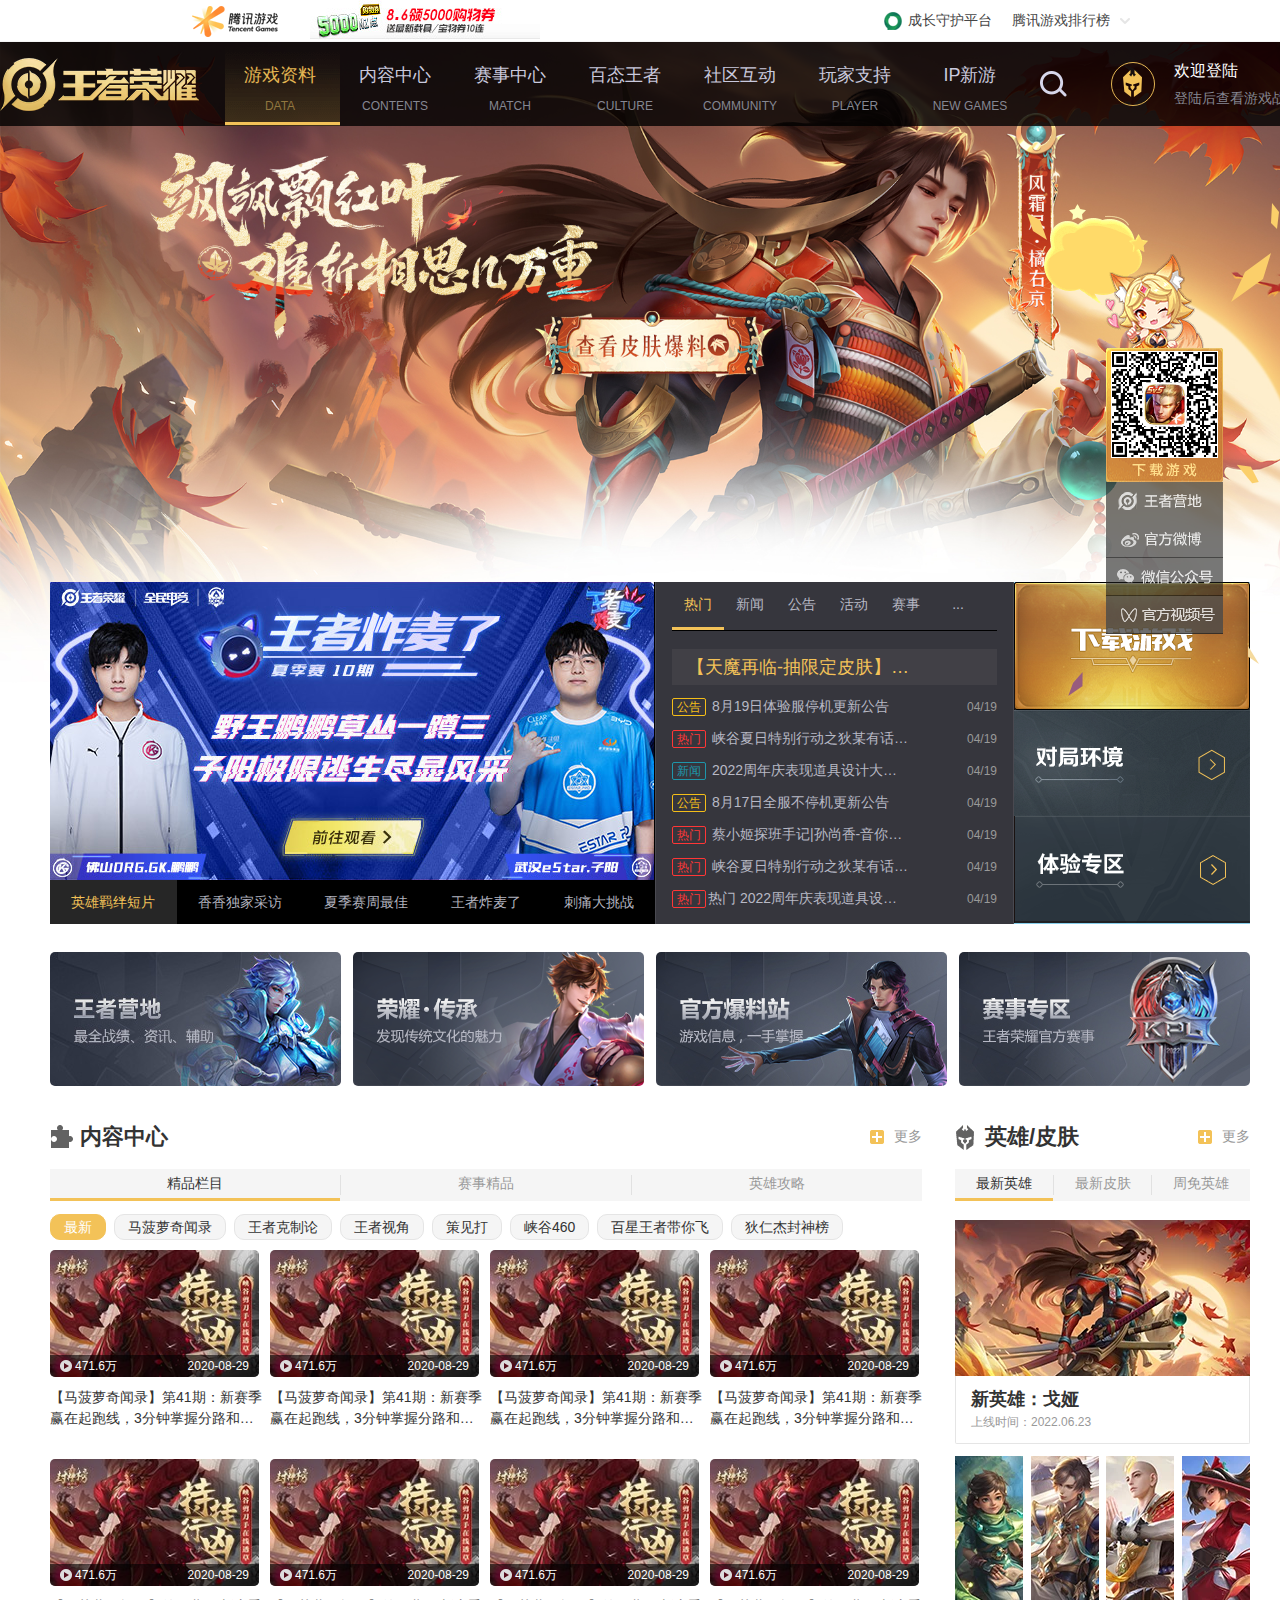
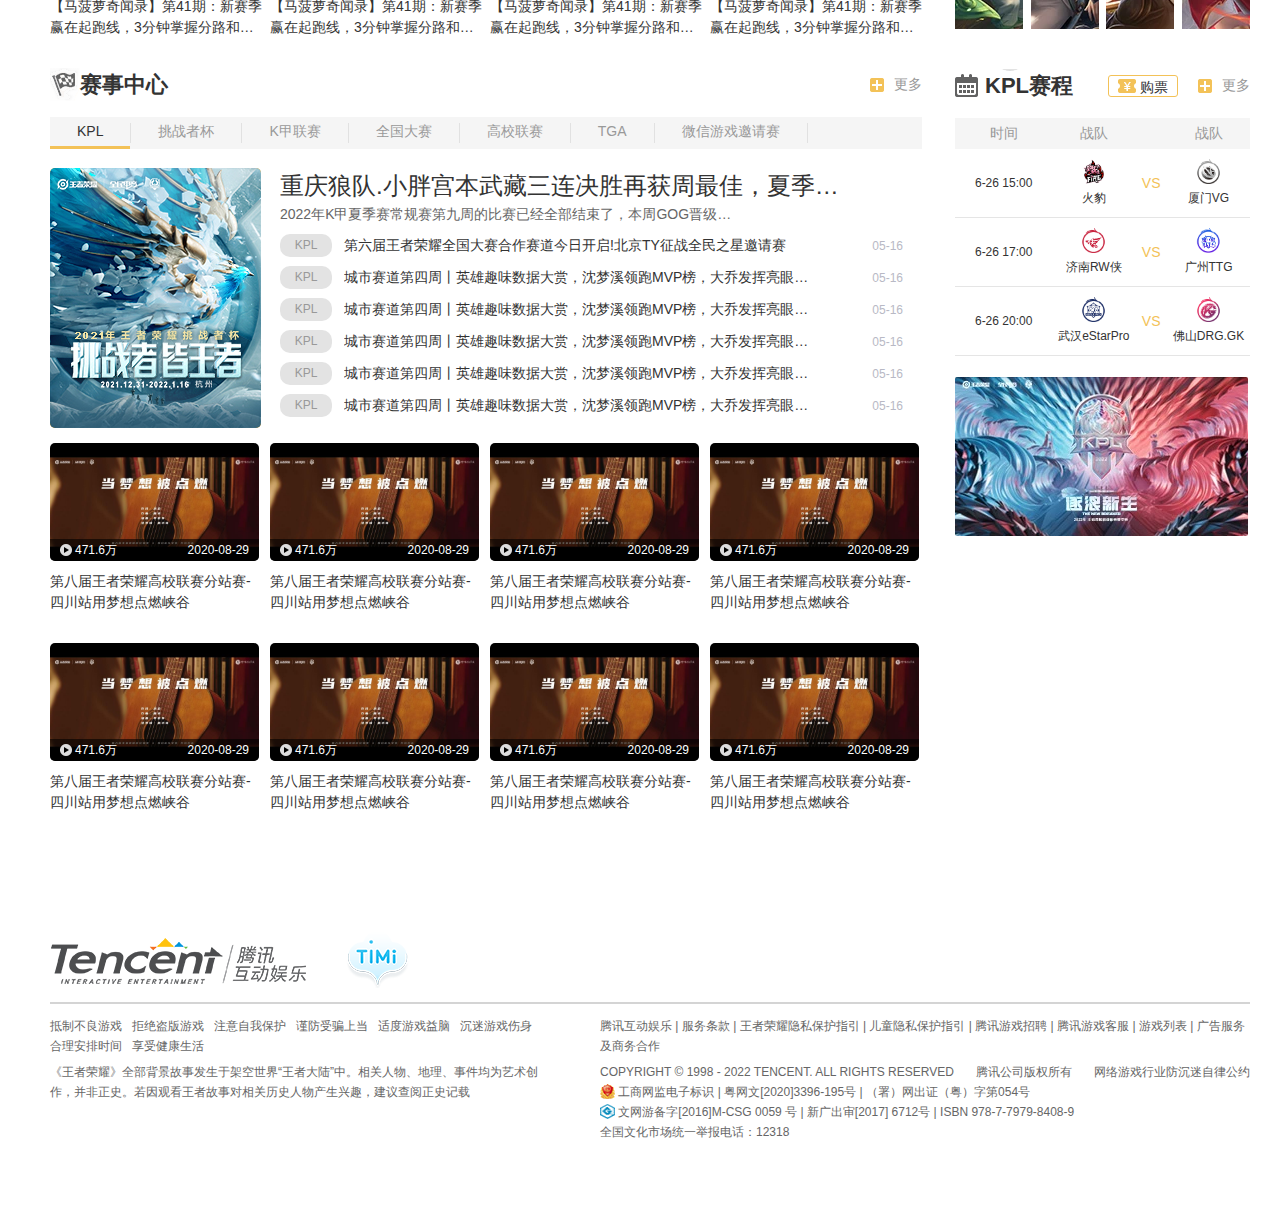
<file: index.html>
<!DOCTYPE html>
<html lang="en">

<!-- 元数据:对网页的配置信息 -->
<head>
  <meta charset="UTF-8">

  <meta http-equiv="X-UA-Compatible" content="IE=edge">

  <!-- 移动端适配 -->
  <meta name="viewport" content="width=device-width, initial-scale=1.0">
  
  <!-- 其他meta信息(元数据) -->
  <meta name="robots" content="all">
  <meta name="author" content="tx">
  <meta name="Copyright" content="tx">
  <meta name="description" content="王者荣耀">
  <meta name="keywords" content="王者荣耀">

  <title>王者荣耀官方网站-腾讯游戏</title>

  <link rel="shortcut icon" href="https://pvp.qq.com/favicon.ico" type="image/x-icon">
  <link rel="stylesheet" href="./CSS/reset.css">
  <link rel="stylesheet" href="./CSS/common.css">
  <link rel="stylesheet" href="./CSS/video.css">
  <link rel="stylesheet" href="./CSS/page_top.css">
  <link rel="stylesheet" href="./CSS/page_main.css">
  <link rel="stylesheet" href="./CSS/page_main_header.css">
  <link rel="stylesheet" href="./CSS/page_main_news-section.css">
  <link rel="stylesheet" href="./CSS/page_main-entrance.css">
  <link rel="stylesheet" href="./CSS/page_main-left-section.css">
  <link rel="stylesheet" href="./CSS/page_main-right-section.css">
</head>
<link rel="stylesheet" href="./CSS/page_right-nav.css">
<link rel="stylesheet" href="./CSS/page_footer.css">

<body>

  <!-- top部分 -->
  <div class="top">
    <div class="top_wrapper area">
      <div class="left-area">
        <h2 class="logo">
          <!-- 文字是因为搜索引擎，有利于SEO -->
          <a href="#">腾讯游戏</a>
        </h2>
        <div class="recommend">
          <img src="./img/recommend.jpg" alt="">
          <a class="recommend-ad" href="#">
            <img src="./img/recommend_ad.jpg" alt="">
          </a>
        </div>
      </div>
      <ul class="right-area">
        <li class="item">
          <a class="growth" href="#">
            <i class="icon-grow"></i>
            成长守护平台</a>
        </li>
        <li class="item">
          <a class="ranking" href="#">
            腾讯游戏排行榜
            <div class="dropdown">
              <iframe src="https://game.gtimg.cn/images/js/title/title_game_rank.html" frameborder="0" width="708px"
                height="582px"></iframe>
            </div>
          </a>

        </li>
      </ul>
    </div>
  </div>


  <div class="main">
    <!-- main-header部分 -->
    <div class="header">
      <div class="area header_wrapper">
        <div class="left-area">
          <!-- h1有利于SEO -->
          <h1 class="logo">
            <a href="#">王者荣耀</a>
          </h1>
          <ul class="nav-list">
            <li class="item active">
              <a href="#">
                游戏资料
                <span class="desc">DATA</span>
              </a>
            </li>
            <li class="item">
              <a href="#">
                内容中心
                <span class="desc">CONTENTS</span>
              </a>
            </li>
            <li class="item">
              <a href="#">
                赛事中心
                <span class="desc">MATCH</span>
              </a>
            </li>
            <li class="item">
              <a href="#">
                百态王者
                <span class="desc">CULTURE</span>
              </a>
            </li>
            <li class="item">
              <a href="#">
                社区互动
                <span class="desc">COMMUNITY</span>
              </a>
            </li>
            <li class="item">
              <a href="#">
                玩家支持
                <span class="desc">PLAYER</span>
              </a>
            </li>
            <li class="item">
              <a href="#">
                IP新游
                <span class="desc">NEW GAMES</span>
              </a>
            </li>


          </ul>
          <div class="search">
            <a href="#"></a>
          </div>
        </div>
        <div class="right-area">
          <a class="image" href="#">
            <img src="./img/header-login.png" alt="登录">
          </a>
          <div class="info">
            <a href="#"> 欢迎登陆</a>
            <p>登陆后查看游戏战绩</p>
          </div>
        </div>
      </div>
      <div class="dropmenu">
        <div class="inner">
          <dl class="list">
            <dd class="item">
              <a href="#">版本介绍</a>
            </dd>
            <dd class="item">
              <a href="#">游戏介绍</a>
            </dd>
            <dd class="item">
              <a href="#">英雄资料</a>
            </dd>
            <dd class="item">
              <a class="icon_type icon_type_hot" href="#">爆料站</a>
            </dd>
            <dd class="item">
              <a class="icon_type icon_type_fans" href="#"> 世界观体验站</a>
            </dd>
            <dd class="item">
              <a href="#">游戏壁纸</a>
            </dd>
          </dl>
          <dl class="list">
            <dd class="item">
              <a class="icon_type icon_type_guard" href="#">版本介绍</a>
            </dd>
            <dd class="item">
              <a href="#">游戏介绍</a>
            </dd>
            <dd class="item">
              <a href="#">英雄资料</a>
            </dd>
            <dd class="item">
              <a href="#">爆料站</a>
            </dd>
            <dd class="item">
              <a href="#"> 世界观体验站</a>
            </dd>
            <dd class="item">
              <a href="#">游戏壁纸</a>
            </dd>
          </dl>
          <dl class="list">
            <dd class="item">
              <a href="#">版本介绍</a>
            </dd>
            <dd class="item">
              <a href="#">游戏介绍</a>
            </dd>
            <dd class="item">
              <a href="#">英雄资料</a>
            </dd>
            <dd class="item">
              <a href="#">爆料站</a>
            </dd>
            <dd class="item">
              <a href="#"> 世界观体验站</a>
            </dd>
            <dd class="item">
              <a href="#">游戏壁纸</a>
            </dd>
          </dl>
          <dl class="list">
            <dd class="item">
              <a href="#">版本介绍</a>
            </dd>
            <dd class="item">
              <a href="#">游戏介绍</a>
            </dd>
            <dd class="item">
              <a href="#">英雄资料</a>
            </dd>
            <dd class="item">
              <a href="#">爆料站</a>
            </dd>
            <dd class="item">
              <a href="#"> 世界观体验站</a>
            </dd>
            <dd class="item">
              <a href="#">游戏壁纸</a>
            </dd>
          </dl>
          <dl class="list">
            <dd class="item">
              <a href="#">版本介绍</a>
            </dd>
            <dd class="item">
              <a href="#">游戏介绍</a>
            </dd>
            <dd class="item">
              <a href="#">英雄资料</a>
            </dd>
            <dd class="item">
              <a href="#">爆料站</a>
            </dd>
            <dd class="item">
              <a href="#"> 世界观体验站</a>
            </dd>
            <dd class="item">
              <a href="#">游戏壁纸</a>
            </dd>
          </dl>
          <dl class="list">
            <dd class="item">
              <a href="#">版本介绍</a>
            </dd>
            <dd class="item">
              <a href="#">游戏介绍</a>
            </dd>
            <dd class="item">
              <a href="#">英雄资料</a>
            </dd>
            <dd class="item">
              <a href="#">爆料站</a>
            </dd>
            <dd class="item">
              <a href="#"> 世界观体验站</a>
            </dd>
            <dd class="item">
              <a href="#">游戏壁纸</a>
            </dd>
          </dl>
          <dl class="list">
            <dd class="item">
              <a href="#">版本介绍</a>
            </dd>
            <dd class="item">
              <a href="#">游戏介绍</a>
            </dd>
            <dd class="item">
              <a href="#">英雄资料</a>
            </dd>
            <dd class="item">
              <a href="#">爆料站</a>
            </dd>
            <dd class="item">
              <a href="#"> 世界观体验站</a>
            </dd>
            <dd class="item">
              <a href="#">游戏壁纸</a>
            </dd>
          </dl>

        </div>
      </div>
    </div>

    <!-- main-link部分 -->
    <a class="link" href="#"></a>

    <!-- main_wrapper部分 -->
    <div class="main_wrapper">

      <!--main-news部分 -->
      <div class="news-section">
        <div class="banner">
          <ul class="image-list">
            <li class="item">
              <a href="#">
                <img src="./img/banner_01.jpeg" alt="">
              </a>
            </li>
            <li class="item">
              <a href="#">
                <img src="./img/banner_01.jpeg" alt="">
              </a>
            </li>
            <li class="item">
              <a href="#">
                <img src="./img/banner_01.jpeg" alt="">
              </a>
            </li>
            <li class="item">
              <a href="#">
                <img src="./img/banner_01.jpeg" alt="">
              </a>
            </li>
            <li class="item">
              <a href="#">
                <img src="./img/banner_01.jpeg" alt="">
              </a>
            </li>
          </ul>
          <ul class="title-list">
            <li class="item active">
              <a href="#">英雄羁绊短片</a>
            </li>
            <li class="item">
              <a href="#">香香独家采访</a>
            </li>
            <li class="item">
              <a href="#">夏季赛周最佳</a>
            </li>
            <li class="item">
              <a href="#">王者炸麦了</a>
            </li>
            <li class="item">
              <a href="#">刺痛大挑战</a>
            </li>
          </ul>
        </div>
        <div class="news">
          <ul class="title-list">
            <li class="item active">
              <a href="#">热门</a>
            </li>
            <li class="item">
              <a href="#">新闻</a>
            </li>
            <li class="item">
              <a href="#">公告</a>
            </li>
            <li class="item">
              <a href="#">活动</a>
            </li>
            <li class="item">
              <a href="#">赛事</a>
            </li>
            <li class="item more">
              <a href="#">...</a>
            </li>
          </ul>
          <p class="notice">
            <a class="nowrap_ellipsis" href="#">【天魔再临-抽限定皮肤】活动开启公告</a>
          </p>
          <ul class="news-list">
            <li class="item">
              <a class="desc nowrap_ellipsis news_type news_type_notice" href="">
                <!-- 图标可以复用，可以抽取 -->
                <!-- <i class=" ">公告</i> -->
                8月19日体验服停机更新公告
              </a>
              <span class="date">04/19</span>
            </li>
            <li class="item">
              <a class="desc nowrap_ellipsis news_type news_type_hot" href="#">
                <!-- <i class="news_type news_type_hot ">热门</i> -->
                峡谷夏日特别行动之狄某有话说|扮野怪？别“调皮”!
              </a>
              <span class="date">04/19</span>
            </li>
            <li class="item">
              <a class="desc nowrap_ellipsis news_type news_type_news" href="#">
                <!-- <i class="news_type news_type_hot ">热门</i> -->
                2022周年庆表现道具设计大赛优秀创意奖、人气创意奖公布
              </a>
              <span class="date">04/19</span>
            </li>
            <li class="item">
              <a class="desc nowrap_ellipsis news_type news_type_notice" href="#">
                <!-- <i class="news_type news_type_notice ">公告</i> -->
                8月17日全服不停机更新公告
              </a>
              <span class="date">04/19</span>
            </li>
            <li class="item">
              <a class="desc nowrap_ellipsis news_type news_type_hot" href="#">
                <!-- <i class="news_type news_type_hot ">热门</i> -->
                蔡小姬探班手记|孙尚香-音你闪耀皮肤海报设计故事
              </a>
              <span class="date">04/19</span>
            </li>
            <li class="item">
              <a class="desc nowrap_ellipsis news_type news_type_hot " href="#">
                <!-- <i class="news_type news_type_hot ">热门</i> -->
                峡谷夏日特别行动之狄某有话说|拒绝给消极态度找借口
              </a>
              <span class="date">04/19</span>
            </li>
            <li class="item">
              <a class="desc nowrap_ellipsis" href="#">
                <i class="news_type news_type_hot ">热门</i>
                2022周年庆表现道具设计大赛首轮投票开启
              </a>
              <span class="date">04/19</span>
            </li>
          </ul>
        </div>
        <div class="download">
          <a href="#" class="download-btn"></a>
          <!-- guard->swift:guard()作判断 -->
          <a href="#" class="guard-btn"></a>
          <a href="#" class="experience-btn"></a>

        </div>
      </div>

      <!-- main-entrance -->
      <ul class="entrance-section">
        <li class="item">
          <a href="#">
            <img src="./img/entrance-01.jpg" alt="">
          </a>
        </li>
        <li class="item">
          <a href="#">
            <img src="./img/entrance-02.png" alt="">
          </a>
        </li>
        <li class="item">
          <a href="#">
            <img src="./img/entrance-03.jpg" alt="">
          </a>
        </li>
        <li class="item">
          <a href="#">
            <img src="./img/entrance-04.jpg" alt="">
          </a>
        </li>
      </ul>

      <!-- main-content -->
      <div class="content-section">
        <!-- main-left-content -->
        <div class="left-content">
          <div class="content-center">
            <div class="section_header">
              <div class="header_left">
                <h3 class="title">内容中心</h3>
              </div>
              <div class="header_right">
                <a class="more" href="#">
                  更多
                </a>
              </div>
            </div>
            <div class="tab_control">
              <div class="item active">精品栏目</div>
              <!-- 直接用div作一条线:width:1;height:18px -->
              <div class="line"></div>
              <div class="item">赛事精品</div>
              <div class="line"></div>
              <div class="item">英雄攻略</div>
            </div>
            <div class="tab_keyword">
              <div class="item active">最新</div>
              <div class="item">马菠萝奇闻录</div>
              <div class="item">王者克制论</div>
              <div class="item">王者视角</div>
              <div class="item">策见打</div>
              <div class="item">峡谷460</div>
              <div class="item">百星王者带你飞</div>
              <div class="item">狄仁杰封神榜</div>

            </div>
            <div class="video_list">
              <a class="video_item" href="#">
                <div class="album">
                  <img src="./img/video-album-01.jpg" alt="">

                  <div class="info">
                    <span class="info_count">471.6万</span>
                    <span class="info_date">2020-08-29</span>
                  </div>

                  <div class="cover">
                    <i class="play"></i>
                  </div>
                </div>
                <div class="desc">
                  【马菠萝奇闻录】第41期：新赛季赢在起跑线，3分钟掌握分路和视野调整
                </div>

              </a>
              <a class="video_item" href="#">
                <div class="album">
                  <img src="./img/video-album-01.jpg" alt="">

                  <div class="info">
                    <span class="info_count">471.6万</span>
                    <span class="info_date">2020-08-29</span>
                  </div>

                  <div class="cover">
                    <i class="play"></i>
                  </div>
                </div>
                <div class="desc">
                  【马菠萝奇闻录】第41期：新赛季赢在起跑线，3分钟掌握分路和视野调整
                </div>

              </a>
              <a class="video_item" href="#">
                <div class="album">
                  <img src="./img/video-album-01.jpg" alt="">

                  <div class="info">
                    <span class="info_count">471.6万</span>
                    <span class="info_date">2020-08-29</span>
                  </div>

                  <div class="cover">
                    <i class="play"></i>
                  </div>
                </div>
                <div class="desc">
                  【马菠萝奇闻录】第41期：新赛季赢在起跑线，3分钟掌握分路和视野调整
                </div>

              </a>
              <a class="video_item" href="#">
                <div class="album">
                  <img src="./img/video-album-01.jpg" alt="">

                  <div class="info">
                    <span class="info_count">471.6万</span>
                    <span class="info_date">2020-08-29</span>
                  </div>

                  <div class="cover">
                    <i class="play"></i>
                  </div>
                </div>
                <div class="desc">
                  【马菠萝奇闻录】第41期：新赛季赢在起跑线，3分钟掌握分路和视野调整
                </div>

              </a>
              <a class="video_item" href="#">
                <div class="album">
                  <img src="./img/video-album-01.jpg" alt="">

                  <div class="info">
                    <span class="info_count">471.6万</span>
                    <span class="info_date">2020-08-29</span>
                  </div>

                  <div class="cover">
                    <i class="play"></i>
                  </div>
                </div>
                <div class="desc">
                  【马菠萝奇闻录】第41期：新赛季赢在起跑线，3分钟掌握分路和视野调整
                </div>

              </a>
              <a class="video_item" href="#">
                <div class="album">
                  <img src="./img/video-album-01.jpg" alt="">

                  <div class="info">
                    <span class="info_count">471.6万</span>
                    <span class="info_date">2020-08-29</span>
                  </div>

                  <div class="cover">
                    <i class="play"></i>
                  </div>
                </div>
                <div class="desc">
                  【马菠萝奇闻录】第41期：新赛季赢在起跑线，3分钟掌握分路和视野调整
                </div>

              </a>
              <a class="video_item" href="#">
                <div class="album">
                  <img src="./img/video-album-01.jpg" alt="">

                  <div class="info">
                    <span class="info_count">471.6万</span>
                    <span class="info_date">2020-08-29</span>
                  </div>

                  <div class="cover">
                    <i class="play"></i>
                  </div>
                </div>
                <div class="desc">
                  【马菠萝奇闻录】第41期：新赛季赢在起跑线，3分钟掌握分路和视野调整
                </div>

              </a>
              <a class="video_item" href="#">
                <div class="album">
                  <img src="./img/video-album-01.jpg" alt="">

                  <div class="info">
                    <span class="info_count">471.6万</span>
                    <span class="info_date">2020-08-29</span>
                  </div>

                  <div class="cover">
                    <i class="play"></i>
                  </div>
                </div>
                <div class="desc">
                  【马菠萝奇闻录】第41期：新赛季赢在起跑线，3分钟掌握分路和视野调整
                </div>

              </a>
            </div>



          </div>
          <div class="match-center">
            <div class="section_header">
              <div class="header_left">
                <h3 class="title title-icon-match">赛事中心</h3>
              </div>
              <div class="header_right">
                <a class="more" href="#">
                  更多
                </a>
              </div>
            </div>
            <div class="tab_control">
              <div class="item item_wrap active">KPL</div>
              <div class="line"></div>
              <div class="item item_wrap">挑战者杯</div>
              <div class="line"></div>
              <div class="item item_wrap">K甲联赛</div>
              <div class="line"></div>
              <div class="item item_wrap">全国大赛</div>
              <div class="line"></div>
              <div class="item item_wrap">高校联赛</div>
              <div class="line"></div>
              <div class="item item_wrap">TGA</div>
              <div class="line"></div>
              <div class="item item_wrap">微信游戏邀请赛</div>
              <div class="line"></div>
            </div>
            <div class="match-news">
              <a class="news-left" href="#">
                <img src="./img/match-news.jpg" alt="">
              </a>
              <div class="news-right">
                <a class="title" href="#">
                  <p class="maintitle  nowrap_ellipsis">重庆狼队.小胖宫本武藏三连决胜再获周最佳，夏季常规赛完美收官</p>
                  <div class="subtitle nowrap_ellipsis">
                    2022年K甲夏季赛常规赛第九周的比赛已经全部结束了，本周GOG晋级胜者组；HI踩线晋级季后赛；MTG收官之战零封EMC，一起来看看第九周的精彩比赛吧！
                  </div>
                </a>
                <ul class="news-list">
                  <li class="item">
                    <span class="news_type_match">KPL</span>
                    <a class="desc nowrap_ellipsis" href="#">第六届王者荣耀全国大赛合作赛道今日开启!北京TY征战全民之星邀请赛</a>
                    <span class="date">05-16</span>
                  </li>
                  <li class="item">
                    <span class="news_type_match">KPL</span>
                    <a class="desc nowrap_ellipsis" href="#">城市赛道第四周丨英雄趣味数据大赏，沈梦溪领跑MVP榜，大乔发挥亮眼成为助攻王</a>
                    <span class="date">05-16</span>
                  </li>
                  <li class="item">
                    <span class="news_type_match">KPL</span>
                    <a class="desc nowrap_ellipsis" href="#">城市赛道第四周丨英雄趣味数据大赏，沈梦溪领跑MVP榜，大乔发挥亮眼成为助攻王</a>
                    <span class="date">05-16</span>
                  </li>
                  <li class="item">
                    <span class="news_type_match">KPL</span>
                    <a class="desc nowrap_ellipsis" href="#">城市赛道第四周丨英雄趣味数据大赏，沈梦溪领跑MVP榜，大乔发挥亮眼成为助攻王</a>
                    <span class="date">05-16</span>
                  </li>
                  <li class="item">
                    <span class="news_type_match">KPL</span>
                    <a class="desc nowrap_ellipsis" href="#">城市赛道第四周丨英雄趣味数据大赏，沈梦溪领跑MVP榜，大乔发挥亮眼成为助攻王</a>
                    <span class="date">05-16</span>
                  </li>
                  <li class="item">
                    <span class="news_type_match">KPL</span>
                    <a class="desc nowrap_ellipsis" href="#">城市赛道第四周丨英雄趣味数据大赏，沈梦溪领跑MVP榜，大乔发挥亮眼成为助攻王</a>
                    <span class="date">05-16</span>
                  </li>


                </ul>
              </div>
            </div>
            <div class="video_list">
              <a class="video_item" href="#">
                <div class="album">
                  <img src="./img/match-album-01.jpg" alt="">

                  <div class="info">
                    <span class="info_count">471.6万</span>
                    <span class="info_date">2020-08-29</span>
                  </div>

                  <div class="cover">
                    <i class="play"></i>
                  </div>
                </div>
                <div class="desc">
                  第八届王者荣耀高校联赛分站赛-四川站用梦想点燃峡谷
                </div>

              </a>
              <a class="video_item" href="#">
                <div class="album">
                  <img src="./img/match-album-01.jpg" alt="">

                  <div class="info">
                    <span class="info_count">471.6万</span>
                    <span class="info_date">2020-08-29</span>
                  </div>

                  <div class="cover">
                    <i class="play"></i>
                  </div>
                </div>
                <div class="desc">
                  第八届王者荣耀高校联赛分站赛-四川站用梦想点燃峡谷
                </div>

              </a>
              <a class="video_item" href="#">
                <div class="album">
                  <img src="./img/match-album-01.jpg" alt="">

                  <div class="info">
                    <span class="info_count">471.6万</span>
                    <span class="info_date">2020-08-29</span>
                  </div>

                  <div class="cover">
                    <i class="play"></i>
                  </div>
                </div>
                <div class="desc">
                  第八届王者荣耀高校联赛分站赛-四川站用梦想点燃峡谷
                </div>

              </a>
              <a class="video_item" href="#">
                <div class="album">
                  <img src="./img/match-album-01.jpg" alt="">

                  <div class="info">
                    <span class="info_count">471.6万</span>
                    <span class="info_date">2020-08-29</span>
                  </div>

                  <div class="cover">
                    <i class="play"></i>
                  </div>
                </div>
                <div class="desc">
                  第八届王者荣耀高校联赛分站赛-四川站用梦想点燃峡谷
                </div>

              </a>
              <a class="video_item" href="#">
                <div class="album">
                  <img src="./img/match-album-01.jpg" alt="">

                  <div class="info">
                    <span class="info_count">471.6万</span>
                    <span class="info_date">2020-08-29</span>
                  </div>

                  <div class="cover">
                    <i class="play"></i>
                  </div>
                </div>
                <div class="desc">
                  第八届王者荣耀高校联赛分站赛-四川站用梦想点燃峡谷
                </div>

              </a>
              <a class="video_item" href="#">
                <div class="album">
                  <img src="./img/match-album-01.jpg" alt="">

                  <div class="info">
                    <span class="info_count">471.6万</span>
                    <span class="info_date">2020-08-29</span>
                  </div>

                  <div class="cover">
                    <i class="play"></i>
                  </div>
                </div>
                <div class="desc">
                  第八届王者荣耀高校联赛分站赛-四川站用梦想点燃峡谷
                </div>

              </a>
              <a class="video_item" href="#">
                <div class="album">
                  <img src="./img/match-album-01.jpg" alt="">

                  <div class="info">
                    <span class="info_count">471.6万</span>
                    <span class="info_date">2020-08-29</span>
                  </div>

                  <div class="cover">
                    <i class="play"></i>
                  </div>
                </div>
                <div class="desc">
                  第八届王者荣耀高校联赛分站赛-四川站用梦想点燃峡谷
                </div>

              </a>
              <a class="video_item" href="#">
                <div class="album">
                  <img src="./img/match-album-01.jpg" alt="">

                  <div class="info">
                    <span class="info_count">471.6万</span>
                    <span class="info_date">2020-08-29</span>
                  </div>

                  <div class="cover">
                    <i class="play"></i>
                  </div>
                </div>
                <div class="desc">
                  第八届王者荣耀高校联赛分站赛-四川站用梦想点燃峡谷
                </div>

              </a>
            </div>

          </div>
        </div>
        <!-- main-right-content -->
        <div class="right-content">
          <div class="hero-skin">
            <div class="section_header">
              <div class="header_left">
                <h3 class="title title-icon-hero">英雄/皮肤</h3>
              </div>
              <div class="header_right">
                <a class="more" href="#">
                  更多
                </a>
              </div>
            </div>
            <div class="tab_control">
              <div class="item active">最新英雄</div>
              <div class="line"></div>
              <div class="item">最新皮肤</div>
              <div class="line"></div>
              <div class="item">周免英雄</div>
            </div>
            <div class="new-hero">
              <a class="album" href="#">
                <img src="./img/hero-skin-01.webp" alt="">
              </a>
              <div class="intro">
                <div class="name">新英雄：戈娅</div>
                <div class="date">上线时间：2022.06.23</div>
              </div>
            </div>
            <div class="hero-list">
              <a class="item" href="#">
                <img src="./img/img-hero-01.webp" alt="">
                <div class="cover">桑启</div>
              </a>
              <a class="item" href="#">
                <img src="./img/img-hero-02.webp" alt="">
                <div class="cover">暃</div>
              </a>
              <a class="item" href="#">
                <img src="./img/img-hero-03.webp" alt="">
                <div class="cover">金蝉</div>
              </a>
              <a class="item" href="#">
                <img src="./img/img-hero-04.webp" alt="">
                <div class="cover">云缨</div>
              </a>
            </div>
          </div>
          <!-- 赛程,调度 -->
          <div class="kpl-schedule">
            <div class="section_header">
              <div class="header_left">
                <h3 class="title title-icon-KPL">KPL赛程</h3>
              </div>

              <div class="header_right">
                <a class="ticket" href="#">
                  购票
                </a>
                <a class="more" href="#">
                  更多
                </a>
              </div>
            </div>
            <table class="schedule-time">
              <thead>
                <tr>
                  <td>时间</td>
                  <td>战队</td>
                  <td></td>
                  <td>战队</td>
                </tr>
              </thead>
              <tbody>
                <tr>
                  <td>6-26 15:00</td>
                  <td>
                    <div class="team">
                      <img src="./img/KPL-team-logo-01.png" alt="">
                    </div>
                    火豹
                  </td>
                  <td>VS</td>
                  <td>
                    <div class="team">
                      <img src="./img/KPL-team-logo-02.png" alt="">
                    </div>
                    厦门VG
                  </td>
                </tr>
                <tr>
                  <td>6-26 17:00</td>
                  <td>
                    <div class="team">
                      <img src="./img/KPL-team-logo-03.png" alt="">
                    </div>
                    济南RW侠
                  </td>
                  <td>VS</td>
                  <td>
                    <div class="team">
                      <img src="./img/KPL-team-logo-04.png" alt="">
                    </div>
                    广州TTG
                  </td>
                </tr>
                <tr>
                  <td>6-26 20:00</td>
                  <td>
                    <div class="team">
                      <img src="./img/KPL-team-logo-05.png" alt="">
                    </div>
                    武汉eStarPro
                  </td>
                  <td>VS</td>
                  <td>
                    <div class="team">
                      <img src="./img/KPL-team-logo-06.png" alt="">
                    </div>
                    佛山DRG.GK
                  </td>
                </tr>
              </tbody>
            </table>
            <a class="match-schedule" href="#">
              <img src="./img/match_schedule.webp" alt="">
            </a>

          </div>
        </div>
      </div>
    </div>

    <!-- main-footer -->
    <div class="footer">
      <div class="wrapper main_wrapper">
        <div class="logo-area">
          <div class="logo">
            <a class="tencent" href="#">腾讯互动娱乐</a>
            <a class="timi" href="#">天美工作室</a>
          </div>
        </div>
        <div class="info">
          <div class="info-left">
            <p class="warning">
              抵制不良游戏&nbsp;&nbsp;&nbsp;拒绝盗版游戏&nbsp;&nbsp;&nbsp;注意自我保护&nbsp;&nbsp;&nbsp;谨防受骗上当&nbsp;&nbsp;&nbsp;适度游戏益脑&nbsp;&nbsp;&nbsp;沉迷游戏伤身&nbsp;&nbsp;&nbsp;<br>合理安排时间&nbsp;&nbsp;&nbsp;享受健康生活
            </p>
            <p class="desc">
              《王者荣耀》全部背景故事发生于架空世界“王者大陆”中。相关人物、地理、事件均为艺术创作，并非正史。若因观看王者故事对相关历史人物产生兴趣，建议查阅正史记载
            </p>
          </div>
          <div class="info-right">
            <div class="article">
              <a href="#">腾讯互动娱乐</a>
              <span class="line">|</span>
              <a href="#">服务条款</a>
              <span class="line">|</span>
              <a href="#">王者荣耀隐私保护指引</a>
              <span class="line">|</span>
              <a href="#">儿童隐私保护指引</a>
              <span class="line">|</span>
              <a href="#">腾讯游戏招聘</a>
              <span class="line">|</span>
              <a href="#">腾讯游戏客服</a>
              <span class="line">|</span>
              <a href="#">游戏列表</a>
              <span class="line">|</span>
              <a href="#">广告服务及商务合作</a>
            </div>
            <p class="desc">
              <span>COPYRIGHT © 1998 - 2022 TENCENT. ALL RIGHTS RESERVED</span>
              <a href="#">腾讯公司版权所有</a>
              <a href="#">网络游戏行业防沉迷自律公约</a>
            </p>
            <div class="article">
              <a class="icon" href="#">
                <img src="./img/icon-01.png" alt="">
                工商网监电子标识
              </a>
              <span class="line">|</span>
              <a href="#">粤网文[2020]3396-195号</a>
              <span class="line">|</span>
              <a href="#">（署）网出证（粤）字第054号</a>
  
            </div>
            <div class="article">
              <a class="icon" href="#">
                <img src="./img/icon-02.png" alt="">
                文网游备字[2016]M-CSG 0059 号
              </a>
              <span class="line">|</span>
              <span>新广出审[2017] 6712号</span>
              <span class="line">|</span>
              <span>ISBN 978-7-7979-8408-9</span>
            </div>
            <p>全国文化市场统一举报电话：12318</p>
  
  
  
          </div>
        </div>
      </div>
    </div>








  </div>

  <!-- right-nav -->
  <div class="right-nav">
    <div class="right-dj">
      <img src="./img/r_dj.png" alt="">
    </div>
    <ul class="right-list">
      <li class="item code">
        <img src="./img/wzry_qrcode.webp" alt="">
      </li>
      <li class="item area"></li>
      <li class="item weibo">
        <a href="#"></a>
      </li>
      <li class="item gzh"></li>
      <li class="item video"></li>
    </ul>

  </div>


</body>

</html>
</file>
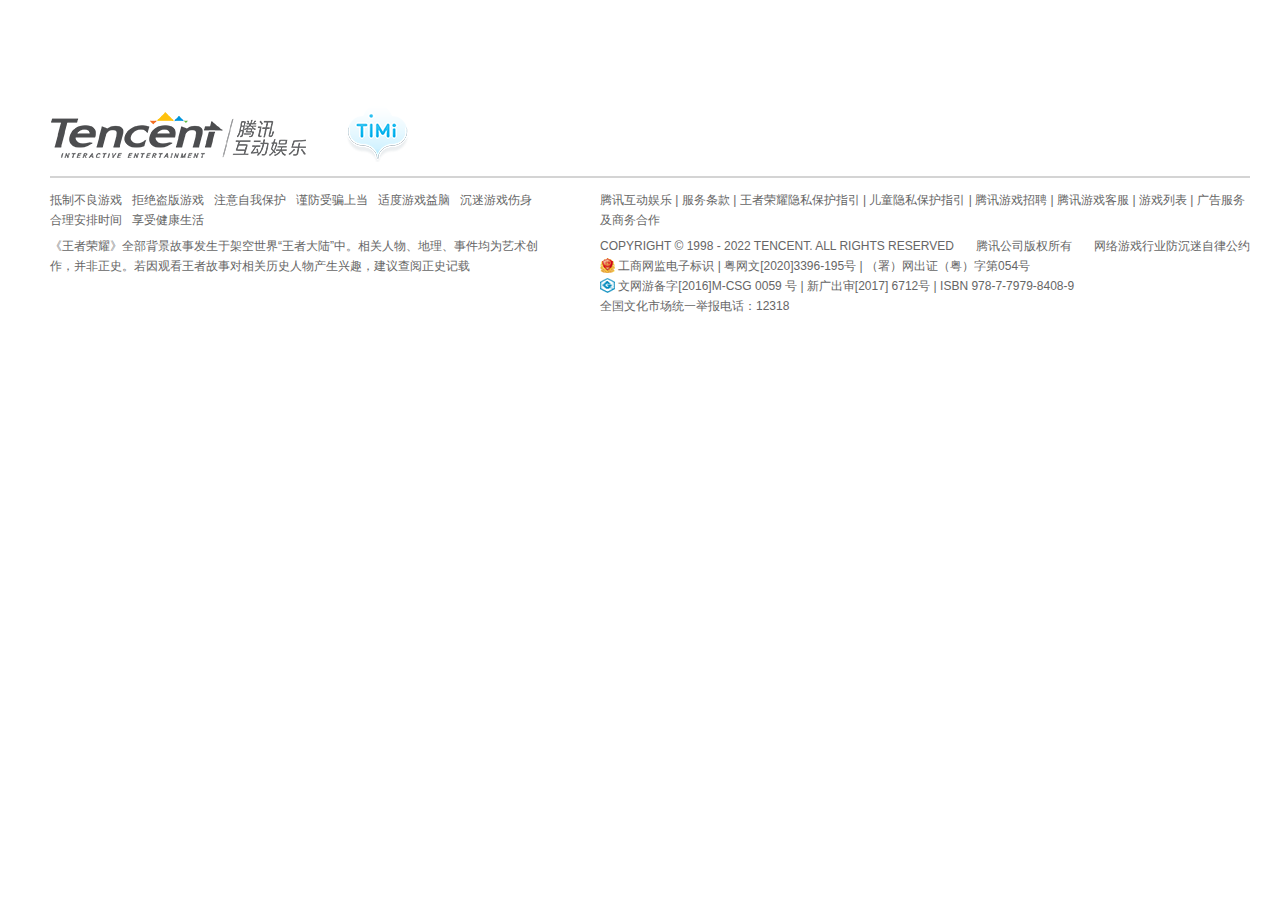
<file: footer.html>
<!DOCTYPE html>
<html lang="en">
<head>
  <meta charset="UTF-8">
  <meta http-equiv="X-UA-Compatible" content="IE=edge">
  <meta name="viewport" content="width=device-width, initial-scale=1.0">
  <title>Document</title>
  <link rel="stylesheet" href="./CSS/reset.css">
  <link rel="stylesheet" href="./CSS/common.css">
  <style>
    .footer{
      margin-top: 100px;
    }
    .footer .logo-area{
      height: 78px;
      padding-bottom: 10px;
      border-bottom: 2px solid #d4d4d4;
      margin-bottom: 12px;
      box-sizing: border-box;
    }
    .footer .logo-area .logo{
      height: 66px;
      line-height: 66px;
    }
    .footer .logo-area .logo a{
      display: inline-block;
      height: 64px;
      text-indent: -9999px;
      background: url(./img/footer-sprite.png) no-repeat;
    }
    .footer .logo-area .logo a.tencent{
      width: 285px;
      background-position: 0 0;

    }
    .footer .logo-area .logo a.timi{
      width: 70px;
      background-position: -285px 0;
    }

    .footer .info{
      display: flex;
      justify-content: space-between;
      line-height: 20px;
      font-size: 12px;
      color: #666;
    }
    .footer .info .info-left{
      width: 508px;
    }
    .footer .info .desc{
      display: flex;
      justify-content: space-between;
      margin-top:6px ;
    }
    .footer .info .info-right{
      width: 650px;
    }
    .footer .info .info-right a{
      font-size: 12px;
      color: #666;
    }
    
    .footer .info .info-right .article a.icon img{
      width: 15px;
      height: 15px;
      position: relative;
      top: 2px;
    }
  </style>
</head>
<body>
  <div class="footer main_wrapper">
    <div class="logo-area">
      <div class="logo">
        <a class="tencent" href="#">腾讯互动娱乐</a>
        <a class="timi" href="#">天美工作室</a>
      </div>
    </div>
      
      <div class="info">
        <div class="info-left">
          <p class="warning">
            抵制不良游戏&nbsp;&nbsp;&nbsp;拒绝盗版游戏&nbsp;&nbsp;&nbsp;注意自我保护&nbsp;&nbsp;&nbsp;谨防受骗上当&nbsp;&nbsp;&nbsp;适度游戏益脑&nbsp;&nbsp;&nbsp;沉迷游戏伤身&nbsp;&nbsp;&nbsp;<br>合理安排时间&nbsp;&nbsp;&nbsp;享受健康生活
          </p>
          <p class="desc">
            《王者荣耀》全部背景故事发生于架空世界“王者大陆”中。相关人物、地理、事件均为艺术创作，并非正史。若因观看王者故事对相关历史人物产生兴趣，建议查阅正史记载
          </p>
        </div>
        <div class="info-right">
          <div class="article">
            <a href="#">腾讯互动娱乐</a>
            <span class="line">|</span>
            <a href="#">服务条款</a>
            <span class="line">|</span>
            <a href="#">王者荣耀隐私保护指引</a>
            <span class="line">|</span>
            <a href="#">儿童隐私保护指引</a>
            <span class="line">|</span>
            <a href="#">腾讯游戏招聘</a>
            <span class="line">|</span>
            <a href="#">腾讯游戏客服</a>
            <span class="line">|</span>
            <a href="#">游戏列表</a>
            <span class="line">|</span>
            <a href="#">广告服务及商务合作</a>
          </div>
          <p class="desc">
            <span>COPYRIGHT © 1998 - 2022 TENCENT. ALL RIGHTS RESERVED</span>
            <a href="#">腾讯公司版权所有</a>
            <a href="#">网络游戏行业防沉迷自律公约</a>
          </p>
          <div class="article">
            <a class="icon" href="#">
              <img src="./img/icon-01.png" alt="">
              工商网监电子标识 
            </a>
            <span class="line">|</span>
            <a href="#">粤网文[2020]3396-195号</a>
            <span class="line">|</span>
            <a href="#">（署）网出证（粤）字第054号</a>
            
          </div>
          <div class="article">
            <a class="icon" href="#">
              <img src="./img/icon-02.png" alt="">
              文网游备字[2016]M-CSG 0059 号
            </a>
            <span class="line">|</span>
            <span>新广出审[2017] 6712号</span>
            <span class="line">|</span>
            <span>ISBN 978-7-7979-8408-9</span>
          </div>
          <p>全国文化市场统一举报电话：12318</p>
          
          

        </div>
      </div>

  </div>
  
</body>
</html>
</file>
<file: CSS/common.css>
@charset "UTF-8";
/* common.css公共样式 */

/* body的公共样式 */
body {
  font: 14px/1.5 "Microsoft YaHei", Tahoma, "simsun", sans-serif;
  color: #333;

  min-width: 1300px;
}

/* 顶部的居中可能在很多其他地方还会复用，抽离出来 */
/* rapper中间包裹的内容 */
.top_wrapper {
  width: 980px;
  margin: 0 auto;

}

.header_wrapper {
  width: 1300px;
  margin: 0 auto;
}

.main_wrapper {
  width: 1200px;
  margin: 0 auto;
}

/* 文字不换行显示省略号 */
.nowrap_ellipsis {
  white-space: nowrap;
  overflow: hidden;
  text-overflow: ellipsis;
}

/* 新闻类型的图标 */
.news_type::before {
  display: inline-block;
  width: 32px;
  height: 16px;
  border: 1px solid;
  border-radius: 2px;
  margin-right: 2px;
  font-size: 12px;
  text-align: center;
  line-height: 16px;


}

.news_type_hot::before {
  content: "热门";
  color: #ff3636;
}

.news_type_notice::before {
  content: "公告";
  color: #f4be19;
}

.news_type_news::before {
  content: "新闻";
  color: #1e96ab;
}

.news_type_match {
  display: block;
  width: 52px;
  height: 23px;
  border-radius: 10px;
  margin-right: 12px;
  line-height: 23px;
  text-align: center;
  font-size: 12px;
  color: #999;
  background-color: #e3e3e3;
}



/* content部分的header */
.section_header {
  display: flex;
  justify-content: space-between;
  align-items: center;
  margin-bottom: 16px;
}

/* .section_header .header_left{
} */
.section_header .header_left .title {
  padding-left: 30px;
  font-size: 22px;
  font-weight: 600;
  /* 比作定位元素?i要简单很多 */
  /* 但是如果包裹的元素比较长,就不适用,会把后面的图标露出来 */
  background: url(../img/main-sprite.png) no-repeat 0 -102px;
}

.section_header .header_left .title-icon-match {
  background-position: 0 -181px;
}

.section_header .header_left .title-icon-hero {
  background-position: 0 -139px;
}

.section_header .header_left .title-icon-KPL {
  background-position: -157px -102px;
}

.section_header .header_right {
  display: flex;
  align-items: center;
  justify-content: center;
}

/* .section_header .header_right{} */
.section_header .header_right .more {
  display: block;
  padding-left: 24px;
  color: #999;
  background: url(../img/main-sprite.png) no-repeat -252px 4px;
}

.section_header .header_right .more:hover {
  color: #f3c258;
}

/* tab_control样式 */
.tab_control {
  display: flex;
  /* 垂直居中 */
  align-items: center;
  height: 32px;
  line-height: 29px;
  background-color: #f5f5f5;
}

.tab_control>.item {
  flex: 1;
  border-bottom: 3px solid transparent;
  text-align: center;
  color: #999;
  cursor: pointer;
}

.tab_control>.item.item_wrap {
  /* 这里会碰到flex-basis的问题导致不能正常包裹内容,需要将其设置为auto */
  flex: 0 auto;
  padding: 0 27px;
}

.tab_control>.item:hover,
.tab_control>.item.active {
  border-bottom-color: #f3c258;
  color: #333;
}

.tab_control>.line {
  width: 1px;
  height: 20px;
  background-color: #e1e1e1;
}

/* tab_keyword样式 */
.tab_keyword {
  display: flex;
  flex-wrap: wrap;
  margin-top: 13px;
}

.tab_keyword>.item {
  height: 24px;
  padding: 0 13px;
  border: 1px solid #e5e5e5;
  border-radius: 10px;
  margin-right: 8px;
  margin-bottom: 10px;
  line-height: 24px;
  /* text-indent: 8px; */
  background-color: #f5f5f5;
  cursor: pointer;
}

.tab_keyword>.item:hover,
.tab_keyword>.item.active {
  border-color: #f3c258;
  background-color: #f3c258;
  color: #fff;
}

/* icon_type */
.icon_type::before {
  content: "";
  display: block;
  width: 24px;
  height: 24px;
  background: url(../img/main-sprite.png) no-repeat;
}

.icon_type_hot::before {
  background-position: -163px -68px;
}

.icon_type_fans::before {
  background-position: -137px -68px;
}
.icon_type_guard::before{
  background-position: -136px -5px;
}
</file>
<file: CSS/video.css>
.video_list{
  display: flex;
  justify-content: space-between;
  flex-wrap: wrap;
}
.video_list .video_item{
  display: block;
  width: 212px;
  /* background-color:orange; */
  margin-bottom: 30px;
}
.video_list .video_item .album{
  position: relative;
  width: 209px;
  border-radius: 5px;
  /* 会有超出部分,所以需要隐藏 */
  overflow: hidden;
}
.video_list .video_item .album img{
  width: 100%;
}
.video_list .video_item .album .info{
  /* 决定整个元素的位置 */
  position: absolute;
  bottom: 0;
  /* width: 100%; */
  left: 0;
  right: 0;
  /* 决定元素内部的东西 */
  display: flex;
  justify-content: space-between;
  align-items: center;

  height: 22px;
  padding-right:10px;
  padding-left: 10px;
  font-size: 12px;
  line-height: 22px;
  color: #fff;
  background-color:  rgba(0,0,0,.6);
}

.video_list .video_item .album .info .info_count{
  padding-left: 15px;
  background: url(../img/main-sprite.png) no-repeat -256px -59px;
  
}
.video_list .video_item .album .cover{
  /* 为none时在结构中存在,但是根本不会渲染,而transition为起始状态到终点状态的变化过程,如果从none到block,就根本没有起始状态*/
  display: none;
  /* opacity: 0; */
  position: absolute;
  top: 0;
  bottom: 0;
  left: 0;
  right: 0;
  background-color:  rgba(0,0,0,.6);
  
  /* transition:all 300ms ease-in; */
 
}
.video_list .video_item:hover .album .cover{
  display: block;
  /* opacity: 1; */
  animation: itemCoverAnim 500ms ease-in forwards;

}
@keyframes itemCoverAnim {
  from{
    opacity: 0;
  }
  to{
    opacity: 1;
  }
  
}
.video_list .video_item .album .cover .play{
  position: absolute;
  top: 0;
  bottom: 0;
  left: 0;
  right: 0;
  margin: auto;
  width: 40px;
  height: 40px;
  background: url(../img/main-sprite.png) no-repeat -192px -64px;
}
.video_list .video_item .desc{
  margin-top: 10px;
  color: #333;

  /* 多行省略号 */
  overflow: hidden;
  text-overflow: ellipsis;
  display: -webkit-box;
  /* 限制几行 */
  -webkit-line-clamp: 2;
  -webkit-box-orient: vertical;
}
</file>
<file: CSS/page_top.css>
.top {
  border-bottom: 1px solid #f5f5f5;
}

/* 因为别的地方可能也会有area,所以在前面加上.top */
.top .area {
  display: flex;
  justify-content: space-between;
  /*align-items的默认值为normal，在弹性布局中，效果和strech一样，所以其子元素在没有设置高度的情况下，会被拉伸到填充flex container */
  /* align-items: normal; */

  height: 41px;
  line-height: 41px;
  /* background-color: #f00; */


}

.top .left-area {
  display: flex;
  /* align-items: flex-start; */
  /* background-color: #0f0; */

}

.top .left-area .logo a {
  position: relative;
  z-index: 11;
  /* 行内级元素可能会产生vertical-align的baseline对齐的问题,bgi需要有宽度和高度才能显示， */
  display: block;
  width: 150px;
  text-indent: -9999px;
  background: url(../img/top_logo.png) no-repeat center;
  /* background-color: #00f; */
  /* background-color: #00f; */
}
.top .left-area  .recommend{
  position: relative;
}
.top .left-area .recommend .recommend-ad{
  position: absolute;
  /* z-index的问题导致渲染时图片在其他定位元素的下面 ,同时,也是由于元素的位置顺序导致*/
  z-index: 10;
  left: -150px;
  top: 0;
  display: none;
}
.top .left-area .recommend:hover .recommend-ad{
  display: block;
}
.top .right-area {
  display: flex;
  /* background-color: #00f; */
}
.top .right-area .item a {
  position: relative;
  /* 行内级元素可能会产生vertical-align的baseline对齐的问题 */
  display: block;
 
  font-size: 14px;
  color: #464646;
}

.top .right-area .item a.ranking {
  position: relative;
  margin-left: 20px;
  padding-right: 30px;
}
.top .right-area .item a.ranking::after{
  content:"";
  position: absolute;
  width: 30px;
  height: 30px;
  top: 0;
  bottom: 0;
  right: 0;
  margin: auto 0;
  color: #464646;
  background: url(../img/right_sprite.png) no-repeat 0 0;
 
  transform: rotate(90deg);
  opacity: .1
}
.top .right-area .item a.ranking .dropdown{
  position: absolute;
  top: 41px;
  right: 0;
  z-index: 100;
  display: none;
}
.top .right-area .item a.ranking:hover .dropdown{
  display: block;
  animation: opacityAnim 1500ms ease-in forwards ;
}

.top .right-area .item a.growth{
  padding-left: 30px;
}
.top .right-area .item a .icon-grow{
  position: absolute;
  top:0;
  bottom: 0;
  left: 0;
  margin: auto 0;
  /* display:inline-block; */
  width: 30px;
  height: 30px;
  background: url(../img/right_sprite.png) no-repeat -30px 0px;
}
</file>
<file: CSS/page_main.css>
.main{
  /* width: 100%; */
  /* height:1300px; */
  background: url(../img/big-bg.jpg) no-repeat top center/100%;
}
.main .link{
  display: block;
  width: 1200px;
  height: 440px;
  margin: 6px auto 10px;
  /* background-color: #f00; */
}

/* 内容区域 */
.main .content-section {
  display: flex;
  justify-content: space-between;
  
}

.main .content-section .left-content {
  width: 872px;
}

.main .content-section .right-content {
  width: 295px;
}
</file>
<file: CSS/page_main_header.css>
.header {
  position: relative;
  width: 100%;
  background-color: rgba(0,0,0,.8);
  

}
/* .header:hover{
  border-bottom: 1px solid #000;
  box-sizing: border-box;
} */
.header .area{
  /* 将元素分两边对齐 */
  display: flex;
  justify-content: space-between;
  height: 84px;
  /* background-color: orange; */

}

.header .left-area{
  display: flex;
  

}
.header .left-area .logo a {
  /* 将a元素居中，前提是其父元素有高度，因为top：50%是相对于父元素 */
  position: relative;
  top: 50%;
  transform: translate(0,-50%);
  /*行内级元素可能会产生vertical-align的baseline对齐的问题, bgi需要有宽度和高度才能显示， */
  display: block;
  width: 200px;
  height: 54px;
  /* 把文字移开，又有利于SEO */
  text-indent: -9999px;
  /* background-color: #f00; */
  background:url(../img/header-left-logo.png) center center no-repeat ; 
}

.header .left-area .nav-list{
  display: flex;
  margin-left:25px ;
}
.header .left-area .nav-list .item{
  width: 110px;
  padding-right: 5px;
  /* background-color: #00f; */
}
.header .left-area .nav-list .item:hover,
.header .left-area .nav-list .item.active{
  /* hover一般改不了文字的颜色 */
  /* color: #e4b653; */
  background: url(../img/main-sprite.png) no-repeat 0 0;
}
.header .left-area .nav-list .item a{
  /* 通过line-height把a的高度撑起来？ */
  /* a元素的line-height为84px很高 */
  /* 行内级元素可能会产生vertical-align的baseline对齐的问题 */
  display: block;
  width: 100%;
  height: 100%;
  box-sizing: border-box;
  padding-top:20px;
  font-size: 18px;
  color: #c9c9dd;
  text-align: center; 
}
.header .left-area .nav-list .item:hover a,
.header .left-area .nav-list .item.active a{
  color: #e4b653;

}


.header .left-area .nav-list .item a .desc{
  display: block;
  margin-top: 8px;
  font-size: 12px;
  color: #858792;

}
.header .left-area .nav-list .item:hover .desc,.header .left-area .nav-list .item.active .desc{
  color: #91763f;

}
.header .left-area .search{
  margin-left:10px;

}
.header .left-area .search a{
  /* 垂直居中 */
  /* 单独一张图片， */
  position: relative;
  top: 50%;
  transform: translate(0,-50%);
  display: block;
  width: 27px;
  height: 26px;
  background: url(../img/nav_search.png) no-repeat center center;
  
}

.header .right-area{
  display: flex;
  /* 沿cross-axis居中 */
  align-items: center;
  /* background-color: #0f0; */
  
}
.header .right-area .image {
  /* position: relative;
  top: 50%;
  transform: translate(0,-50%); */
  display: block;
  margin-right: 7px;
  /* text-align: center; */
}
.header .right-area .image img{
  display: block;
  width: 42px;
  height: 42px;
  border: 1px solid #e4b653;
  border-radius: 50%;
}
.header .right-area .info{
  margin-left: 12px;

}

.header .right-area .info a{
  font-size: 16px;
  color: #fff;
}
.header .right-area .info p{
  margin-top: 5px;
  font-size: 14px;
  color: #858792;
}
.header .dropmenu{
  position: absolute;
  top: 84px;
  left: 0;
  right: 0;
  height:0;
  background-color:rgba(0,0,0,0.7);
  /* 慢慢展开,是从高度为0到高度为285,block做不到 */
  transition: height 300ms ease-in;

  /* 解决鼠标离开文本还在的问题  */
  overflow: hidden;
  
}
.header:hover .dropmenu{
  height: 285px;

}
.header .dropmenu .inner{
  display: flex;
  width: 940px;
  height: 100%;
  box-sizing: border-box;
  padding: 15px 0 30px 50px;
  margin: 0 auto;
}
.header .dropmenu .inner .list{
  width: 115px;
  padding: 2px 2.5px 0;
  box-sizing: border-box;
  text-align: center;
}
.header .dropmenu .inner .list .item{
  height: 30px;
  line-height: 30px;
}
.header .dropmenu .inner .list .item a{
  display: flex;
  align-items: center;
  justify-content: center;
  color: #c9c9dd;
}
.header .dropmenu .inner .list .item a:hover{
  color: #f3c258;
  text-decoration: underline;
}
.main-bg{
  width: 100%;
  position: absolute;
  top: 42px;
  z-index: -1;
}
</file>
<file: CSS/page_main_news-section.css>
.news-section {
  /* 由于flex的align-items的默认值为normal，即stretch，所以其子元素有height */
  display: flex;
  height: 342px;
  /* 背景部分 */
  background: url(../img/news_bg.png) no-repeat;
}
/* news-section分为了三部分，建议先将三个部分划分好，分别赋以不同的背景颜色，方便区分 */
.news-section .banner {
  width: 605px;
  background-color:#000;
}

.news-section .banner .image-list{
  /* 之后做轮播的时候用transform:translate加上transition即可 */
  display: flex;
  width: 604px;
  overflow: hidden;
}
.news-section .banner .image-list .item{
  flex-shrink: 0;
  width: 100%;
}
.news-section .banner .image-list .item a{
  display: block;
}
.news-section .banner .image-list .item a img{
  width: 100%;
}
.news-section .banner .title-list{
  display: flex;
  height: 44px;
  line-height: 44px;
  
}
.news-section .banner .title-list .item{
  flex-grow: 1;
  text-align: center;
}
.news-section .banner .title-list .item a{
  display: block;
  font-size: 14px;
  color: #b1b2be;
}
.news-section .banner .title-list .item.active a,
.news-section .banner .title-list .item a:hover{
  color:#f3c258 ;
  background-color: rgba(255,255,255,0.15);
}
.news-section .news {
  /* 弹性布局：如果main_wrapper的宽度有天变了，news的宽度也可以弹性变化 */
  flex: 1; 
  padding:0 17px;
  /* background-color: rgba(255,255,255,0.15); */
  overflow: hidden;
 
}
.news-section .news .title-list{
  display: flex;
  height: 48px;
  line-height: 48px;
  /* 子元素占的好像是父元素的content的一行*/
  border-bottom: 1px solid #000;
  
}
.news-section .news .title-list .item{
  width: 52px;
}
.news-section .news .title-list .item a{
  display:block;
  height: 48px;
  box-sizing: border-box;
  line-height: 45px;
  color: #b8b9c5;
  text-align: center;
  
  /* transition:property duration timing-function */
  transition: border-list 150ms linear;
}
/* 否定伪类 */
.news-section .news .title-list .item:not(.more) a:hover,
.news-section .news .title-list .active a{
  border-bottom: 3px solid#f3c258;
  color:#f3c258;
}

/* .news-section .news .title-list .item.more a:hover{
  
  color: #b8b9c5;
  border-list-color: transparent;
} */
.news-section .news .notice{
  height: 36px;
  padding: 0 15px;
  margin:18px 0 11px;
  line-height: 36px;
  background-color: #414046;
}
.news-section .news .notice>a{
  /* 不是block就不能继承line-height吗？
  行内元素可以继承父元素的行高
但是两者的产生的情况不一样，block会撑起整个父元素，
但是行内元素只能包裹内容
  */
  display: block;
  /* a元素作为行内非替换元素不能设置宽度，当设置block时，可以设置宽度 */
  /* width: 230px; */
  /* 用padding来限制内容部分比写死width要好 */
  padding-right: 60px;
  font-size: 18px;
  color: #f3c258;
  
}
.news-section .news .news-list{
  /* margin-left: 39px; */
  font-size: 14px;
}
.news-section .news .news-list .item{
  display: flex;
  align-items: center;
  margin-bottom: 11px;
  
}
.news-section .news .news-list .item .desc{
  flex: 1;
  overflow: hidden;
  padding-right: 50px;
  color: #b8b9c5;
}

.news-section .news .news-list .item .date{
  padding: 0 0 0 8px;
  color: #999;
  font-size: 12px;
}
/* .news-section .news .news-list .item::before{
  热门这样做会导致不在a元素中
  content:"热门" ;
  width: 32px;
  height: 16px;
  border: 1px solid #ff3636;
  margin: 2px 5px 0 0;
  font-size: 12px;
  line-height: 16px;
  text-align: center;
  color: #ff3636;
  cursor: pointer;
}
 */
.news-section .news .news-list .item a{
  width: 230px;
  
}
.news-section .download {
  width: 236px;
  background-color: skyblue;
}
.news-section .download a{
  display: block;
  /* 已经独占一行，不需要设置宽度 */
  /* width: 236px; */
  /* 把精灵图也放置在公共的部分 */
  background: url(../img/download-sprite.png) no-repeat;
}
.news-section .download a.download-btn{
  height: 128px;
  background-position: 0 -219px ;
 
}
.news-section .download a.guard-btn{
  height: 106px;
  background-position:0 -350px;
}
.news-section .download a.experience-btn{
  height: 108px;
  background-position:0 -461px;
}
</file>
<file: CSS/page_main-entrance.css>
.entrance-section {
  display: flex;
  justify-content: space-between;
  margin-top: 28px;
  margin-bottom: 34px;
}

.entrance-section .item {
  width: 291px;
  height: 134px;

}

.entrance-section .item a {
  display: block;
  height: 100%;
  overflow: hidden;
}
.entrance-section .item a img{
 width: 100%;
 height: 100%;
 border-radius: 5px;
 transition: all 500ms ease-in-out;
}
.entrance-section .item a img:hover{
  transform: scale(1.1);
}
</file>
<file: CSS/page_main-left-section.css>
.main .content-section .left-content .match-center .match-news{
  display: flex;
  margin:19px 0 15px ;
  height: 260px;

}
.main .content-section .left-content .match-center .match-news .news-left{
  width: 211px;
  border-radius: 5px;
  overflow: hidden;
  background-color: orange;
  
}
.main .content-section .left-content .match-center .match-news .news-right{
  flex: 1;
  overflow: hidden;
  padding: 0 19px;
  /* background-color: purple; */
}
.main .content-section .left-content .match-center .match-news .news-right .title{
  display: block;
  height: 66px;
  padding-right: 50px;
  font-size: 24px;
  color: #333;
}
.main .content-section .left-content .match-center .match-news .news-right .title .maintitle:hover{
  text-decoration: underline;
}
.main .content-section .left-content .match-center .match-news .news-right .title .subtitle{
  padding-right: 110px;
  font-size: 14px;
  color: #666;
}
.main .content-section .left-content .match-center .match-news .news-right .news-list .item{
  display: flex;
  align-items: center;
  margin-bottom: 9px;
}
.main .content-section .left-content .match-center .match-news .news-right .news-list .item .desc{
  flex: 1;
  padding-right:50px ;
  color: #333;

}
.main .content-section .left-content .match-center .match-news .news-right .news-list .item .desc:hover{
  text-decoration: underline;
}

.main .content-section .left-content .match-center .match-news .news-right .news-list .item .date{
  font-size: 12px;
  color: #b8b9c5;

}
</file>
<file: CSS/page_main-right-section.css>
.main .content-section .right-content .hero-skin .new-hero{
  margin-top: 19px;
  margin-bottom: 12px;
}
.main .content-section .right-content .hero-skin .new-hero .album{
  display: block;
}
.main .content-section .right-content .hero-skin .new-hero .intro{
  height: 47px;
  padding: 10px 15px;
  border: 1px solid #e5e5e5;
  border-top: none;
  border-radius: 0 0 2px 2px;
}
.main .content-section .right-content .hero-skin .new-hero .intro .name{
  font-size: 18px;
  font-weight: bold;
  color: #333;
}
.main .content-section .right-content .hero-skin .new-hero .intro .date{
  font-size: 12px;
  color: #999;
}
.main .content-section .right-content .hero-skin .hero-list{
  display: flex;
  justify-content: space-between;
  

}
.main .content-section .right-content .hero-skin .hero-list .item{
  position: relative;
  display: block;
}
.main .content-section .right-content .hero-skin .hero-list .item .cover{
  display: flex;
  opacity: 0;
  justify-content: center;
  align-items: center;
  position: absolute;
  left: 0;
  right: 0;
  top: 0;
  bottom: 0;
  font-size: 14px;
  color: #f3c258;
  writing-mode: vertical-lr;
  letter-spacing: 0.3em;
  background-color:rgba(0,0,0,0.88);
  transition: opacity 500ms ease-in;
}
.main .content-section .right-content .hero-skin .hero-list .item:hover .cover{
  opacity: 1;
}
.main .content-section .right-content .kpl-schedule{
  margin-top: 40px;

}
.main .content-section .right-content .kpl-schedule .section_header{
  margin-bottom: 16px;

}
.main .content-section .right-content .kpl-schedule .section_header .header_right .ticket{
  display: block;
  width: 70px;
  height: 22px;
  box-sizing: border-box;
  /* text-indent:22px; */
  padding-left: 22px;
  border: 1px solid #f3c258;
  border-radius: 3px;
  margin-right:20px ;
  line-height: 22px;
  text-align: center;
  color: #323235;
  background: url(../img/main-sprite.png) no-repeat -243px -85px;
}
.main .content-section .right-content .kpl-schedule .schedule-time{
  width: 100%;
  margin-bottom: 21px;
  text-align: center;
  /* 合并单元格 */
  border-collapse: collapse;
}
.main .content-section .right-content .kpl-schedule .schedule-time thead tr{
  background-color: #f5f5f5;
  height: 29px;
  line-height: 29px;
  color: #999;
}
.main .content-section .right-content .kpl-schedule .schedule-time tbody tr{
  border-bottom: 1px solid #e5e5e5;
}
.main .content-section .right-content .kpl-schedule .schedule-time tbody td{
  font-size: 12px;
  padding: 10px 0;
}
.main .content-section .right-content .kpl-schedule .schedule-time tbody .team{
  margin-bottom:5px ;
}
.main .content-section .right-content .kpl-schedule .schedule-time tbody img{
  width: 25px;
  height: 25px;
}
.main .content-section .right-content .kpl-schedule .schedule-time td:nth-child(2),
.main .content-section .right-content .kpl-schedule .schedule-time td:nth-child(4){
  width: 81px;
}

.main .content-section .right-content .kpl-schedule .schedule-time td:nth-child(3){
  color:#f3c258 ;
  font-size: 14px;
}
.main .content-section .right-content .kpl-schedule .match-schedule{
  display: block;
  
}
.main .content-section .right-content .kpl-schedule .match-schedule img{
  border-radius: 2px;
}
</file>
<file: CSS/page_right-nav.css>
.right-nav{
  position: fixed;
  top: 50%;
  transform: translate(0,-50%);
  right: 0;
  width: 254px;
  height: 494px;
  background:url(../img/r_navBg.png) no-repeat;
}
.right-nav .right-dj{
  position: relative;
  left: 15px;
}
.right-nav .right-list{
  position: absolute;
  left: 80px;

}
.right-nav .right-list .item{
  width: 117px;
  height: 38px;
  background: url(../img/r_all2022.png) no-repeat;
}
.right-nav .right-list .item.code{
  height: 134px;
  line-height: 134px;
  text-align: center;
  background-position:-243px 0;
}
.right-nav .right-list .item.code img{
  width: 107px;
  height: 107px;
  margin-top: 3px;
}
.right-nav .right-list .item.area{
  background-position: -243px -134px;
}
.right-nav .right-list .item.area:hover{
  background-position:-243px -172px;
}
.right-nav .right-list .item.weibo{
  background-position:  -122px -120px;
}
.right-nav .right-list .item.weibo:hover{
  background-position:-122px -240px;
}
.right-nav .right-list .item.weibo a{
  display: block;
  height: 100%;
}
.right-nav .right-list .item.gzh{
  background-position: -122px -160px ;
}
.right-nav .right-list .item.gzh:hover{
  background-position: -122px -200px ;
}
.right-nav .right-list .item.video{
  background-position: -122px 0 ;
}
.right-nav .right-list .item.video:hover{
  background-position: -122px -42px ;
}
</file>
<file: CSS/page_footer.css>
.footer{
  height: 362px;
}
.wrapper{
  position: relative;
  top: 50%;
  transform: translate(0,-50%);
  height: 196px;
}
.footer .logo-area{
  height: 78px;
  padding-bottom: 10px;
  border-bottom: 2px solid #d4d4d4;
  margin-bottom: 12px;
  box-sizing: border-box;
}
.footer .logo-area .logo{
  height: 66px;
  line-height: 66px;
}
.footer .logo-area .logo a{
  display: inline-block;
  height: 64px;
  text-indent: -9999px;
  background: url(../img/footer-sprite.png) no-repeat;
}
.footer .logo-area .logo a.tencent{
  width: 285px;
  background-position: 0 0;

}
.footer .logo-area .logo a.timi{
  width: 70px;
  background-position: -285px 0;
}

.footer .info{
  display: flex;
  justify-content: space-between;
  line-height: 20px;
  font-size: 12px;
  color: #666;
}
.footer .info .info-left{
  width: 508px;
}
.footer .info .desc{
  display: flex;
  justify-content: space-between;
  margin-top:6px ;
}
.footer .info .info-right{
  width: 650px;
}
.footer .info .info-right a{
  font-size: 12px;
  color: #666;
}

.footer .info .info-right .article a.icon img{
  width: 15px;
  height: 15px;
  position: relative;
  top: 2px;
}
</file>
